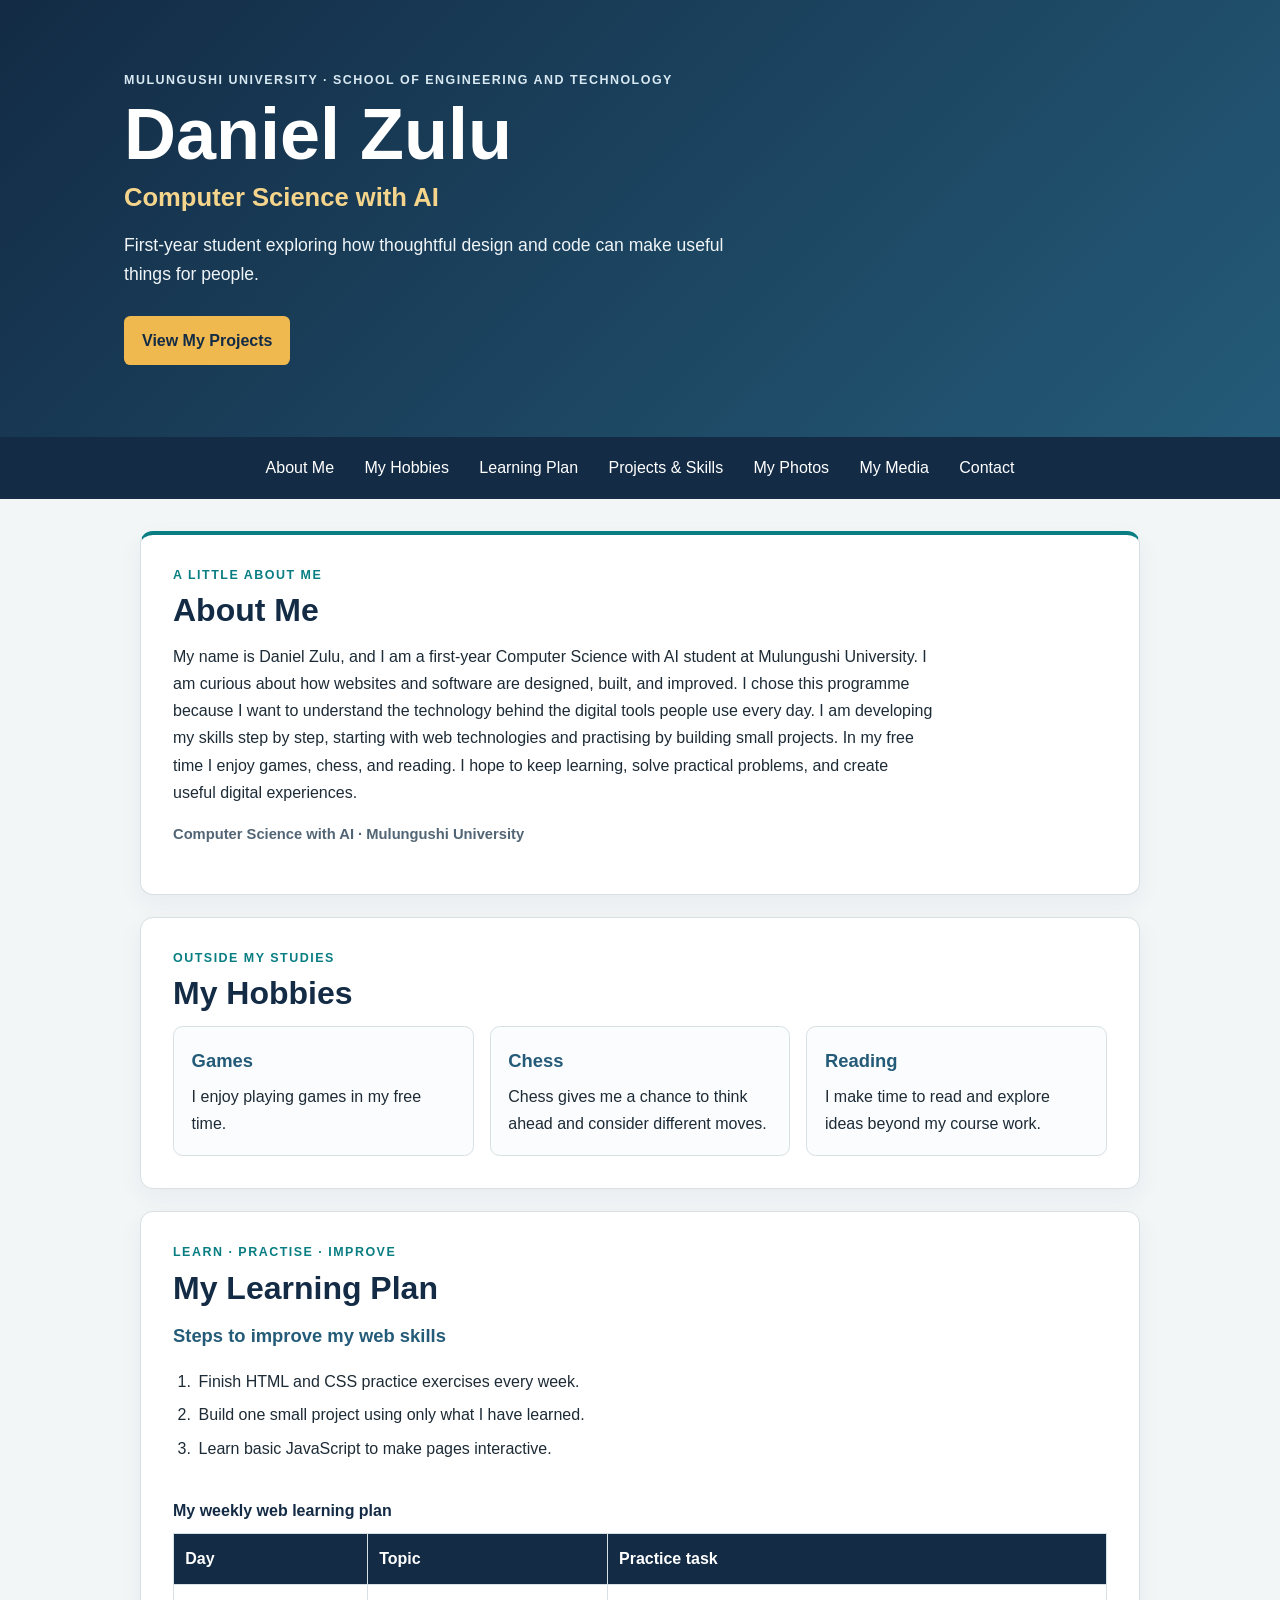
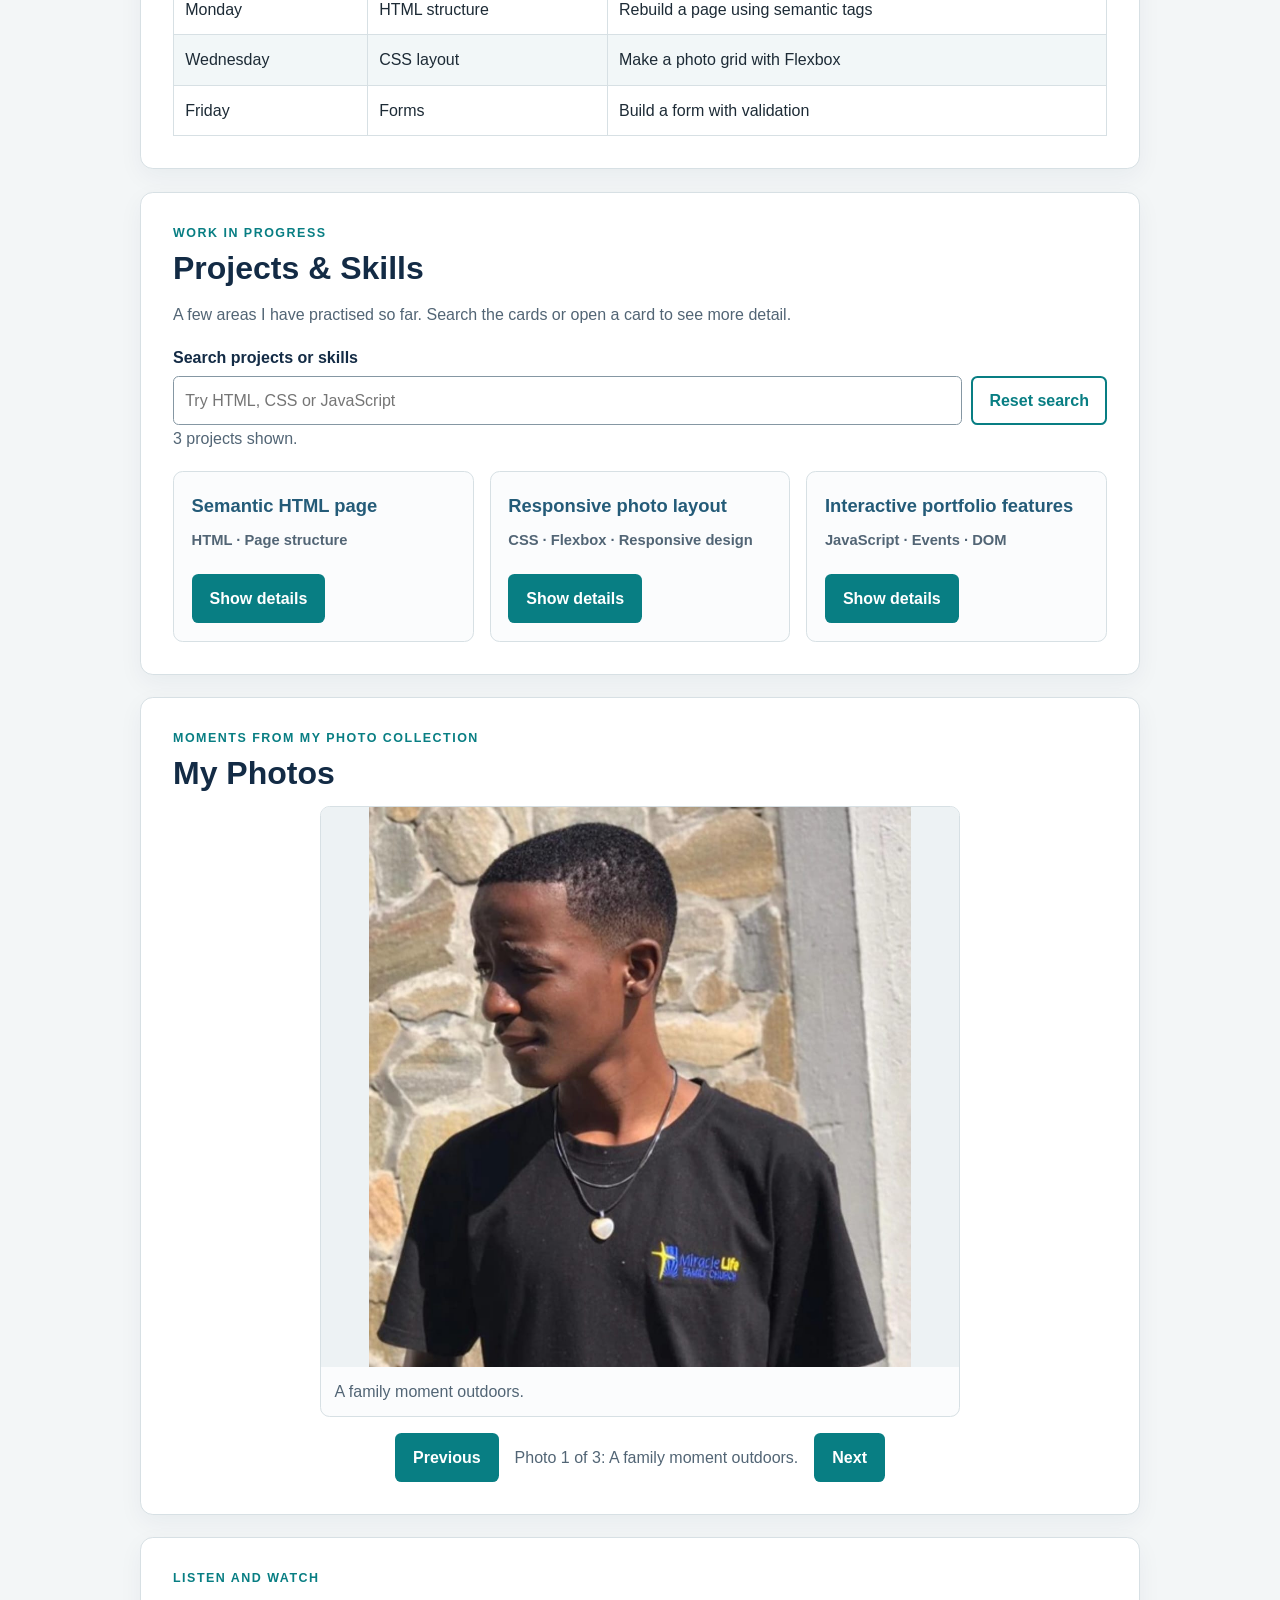
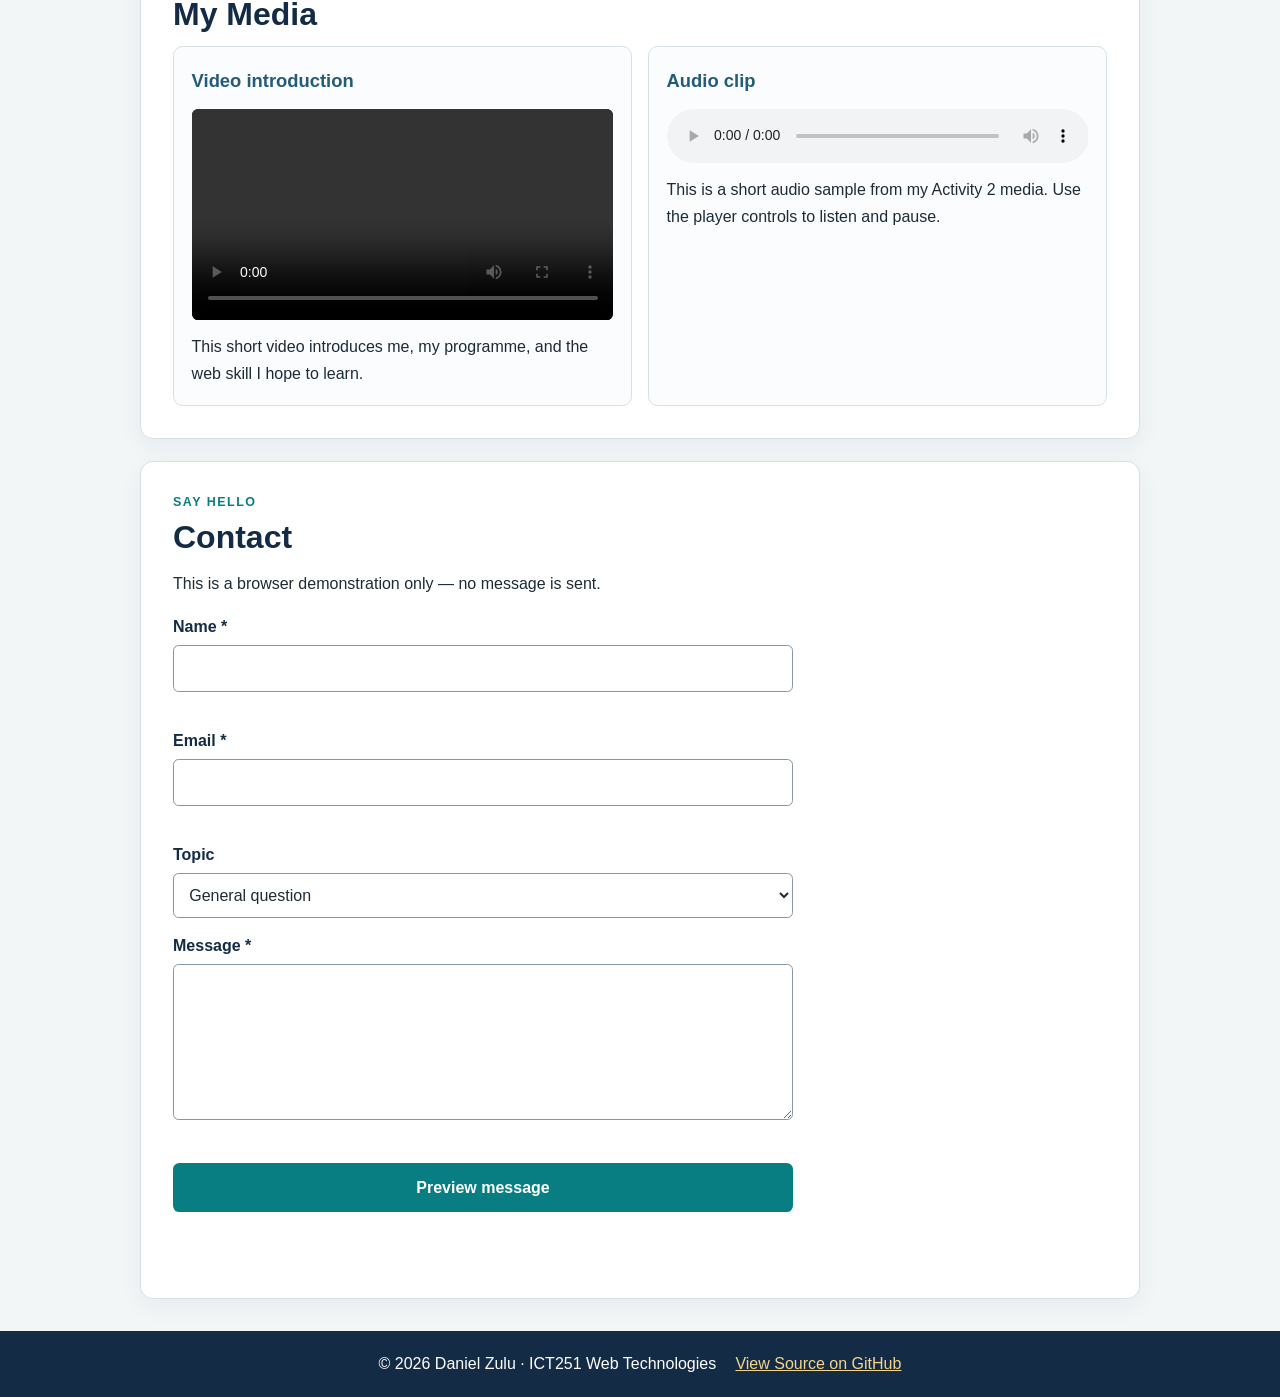
<file: myweb/index.html>
<!DOCTYPE html>
<html lang="en">
<head>
  <meta charset="UTF-8">
  <meta name="viewport" content="width=device-width, initial-scale=1">
  <meta name="description" content="Daniel Zulu's Computer Science with AI student portfolio at Mulungushi University.">
  <title>Daniel Zulu | Student Portfolio</title>
  <link rel="stylesheet" href="css/styles.css">
  <script src="js/script.js" defer></script>
</head>
<body>
  <header class="site-header">
    <div class="hero">
      <p class="eyebrow">MULUNGUSHI UNIVERSITY · SCHOOL OF ENGINEERING AND TECHNOLOGY</p>
      <h1>Daniel Zulu</h1>
      <p class="hero-programme">Computer Science with AI</p>
      <p class="hero-intro">First-year student exploring how thoughtful design and code can make useful things for people.</p>
      <a class="button-link" href="#skills">View My Projects</a>
    </div>
  </header>

  <nav class="site-nav" aria-label="Main navigation">
    <a href="#about">About Me</a>
    <a href="#hobbies">My Hobbies</a>
    <a href="#plan">Learning Plan</a>
    <a href="#skills">Projects &amp; Skills</a>
    <a href="#photos">My Photos</a>
    <a href="#media">My Media</a>
    <a href="#contact">Contact</a>
  </nav>

  <main>
    <section id="about" class="content-section about-section">
      <p class="eyebrow">A LITTLE ABOUT ME</p>
      <h2>About Me</h2>
      <p>
        My name is Daniel Zulu, and I am a first-year Computer Science with AI student
        at Mulungushi University. I am curious about how websites and software are
        designed, built, and improved. I chose this programme because I want to
        understand the technology behind the digital tools people use every day.
        I am developing my skills step by step, starting with web technologies and
        practising by building small projects. In my free time I enjoy games, chess,
        and reading. I hope to keep learning, solve practical problems, and create
        useful digital experiences.
      </p>
      <p class="student-meta">Computer Science with AI · Mulungushi University</p>
    </section>

    <section id="hobbies" class="content-section">
      <p class="eyebrow">OUTSIDE MY STUDIES</p>
      <h2>My Hobbies</h2>
      <div class="hobby-list">
        <article class="hobby-card">
          <h3>Games</h3>
          <p>I enjoy playing games in my free time.</p>
        </article>
        <article class="hobby-card">
          <h3>Chess</h3>
          <p>Chess gives me a chance to think ahead and consider different moves.</p>
        </article>
        <article class="hobby-card">
          <h3>Reading</h3>
          <p>I make time to read and explore ideas beyond my course work.</p>
        </article>
      </div>
    </section>

    <section id="plan" class="content-section">
      <p class="eyebrow">LEARN · PRACTISE · IMPROVE</p>
      <h2>My Learning Plan</h2>
      <h3>Steps to improve my web skills</h3>
      <ol class="learning-steps">
        <li>Finish HTML and CSS practice exercises every week.</li>
        <li>Build one small project using only what I have learned.</li>
        <li>Learn basic JavaScript to make pages interactive.</li>
      </ol>

      <div class="table-wrap">
        <table>
          <caption>My weekly web learning plan</caption>
          <thead>
            <tr><th scope="col">Day</th><th scope="col">Topic</th><th scope="col">Practice task</th></tr>
          </thead>
          <tbody>
            <tr><td>Monday</td><td>HTML structure</td><td>Rebuild a page using semantic tags</td></tr>
            <tr><td>Wednesday</td><td>CSS layout</td><td>Make a photo grid with Flexbox</td></tr>
            <tr><td>Friday</td><td>Forms</td><td>Build a form with validation</td></tr>
          </tbody>
        </table>
      </div>
    </section>

    <section id="skills" class="content-section">
      <p class="eyebrow">WORK IN PROGRESS</p>
      <h2>Projects &amp; Skills</h2>
      <p class="section-intro">A few areas I have practised so far. Search the cards or open a card to see more detail.</p>
      <div class="project-tools">
        <label for="project-search">Search projects or skills</label>
        <div class="search-controls">
          <input type="search" id="project-search" placeholder="Try HTML, CSS or JavaScript">
          <button class="button button-secondary" id="clear-search" type="button">Reset search</button>
        </div>
        <p id="search-status" class="status-message" aria-live="polite"></p>
      </div>
      <div class="project-grid" id="project-list">
        <article class="project-card" data-search="html semantic structure web page">
          <h3>Semantic HTML page</h3>
          <p class="project-tags">HTML · Page structure</p>
          <button class="button details-toggle" type="button" aria-expanded="false" aria-controls="project-html-details">Show details</button>
          <div class="project-details" id="project-html-details" hidden>
            <p>I practised structuring a page with headings, sections, navigation, lists, images, and accessible form labels.</p>
          </div>
        </article>
        <article class="project-card" data-search="css responsive layout flexbox gallery">
          <h3>Responsive photo layout</h3>
          <p class="project-tags">CSS · Flexbox · Responsive design</p>
          <button class="button details-toggle" type="button" aria-expanded="false" aria-controls="project-css-details">Show details</button>
          <div class="project-details" id="project-css-details" hidden>
            <p>I used external CSS, spacing, borders, and a flexible grid so the content can adapt to different screen sizes.</p>
          </div>
        </article>
        <article class="project-card" data-search="javascript form validation dom events">
          <h3>Interactive portfolio features</h3>
          <p class="project-tags">JavaScript · Events · DOM</p>
          <button class="button details-toggle" type="button" aria-expanded="false" aria-controls="project-js-details">Show details</button>
          <div class="project-details" id="project-js-details" hidden>
            <p>I am practising event listeners and DOM updates with a local form preview, project filtering, and a photo viewer.</p>
          </div>
        </article>
      </div>
      <p id="no-projects" class="empty-state" hidden>No projects or skills match that search. Try another word or reset the search.</p>
    </section>

    <section id="photos" class="content-section">
      <p class="eyebrow">MOMENTS FROM MY PHOTO COLLECTION</p>
      <h2>My Photos</h2>
      <div class="gallery" id="photo-gallery" aria-label="Photo gallery">
        <figure>
          <img src="Photos/Photo%201.jpg" alt="Daniel holding a baby in a pink outfit outdoors" loading="lazy">
          <figcaption>A family moment outdoors.</figcaption>
        </figure>
        <figure>
          <img src="Photos/Photo%202.jpeg" alt="Daniel wearing a black shirt and standing in front of a stone wall" loading="lazy">
          <figcaption>A portrait in front of a stone wall.</figcaption>
        </figure>
        <figure>
          <img src="Photos/Photo%203.jpeg" alt="Daniel standing beside a white vehicle on a sunny day" loading="lazy">
          <figcaption>A sunny day outdoors.</figcaption>
        </figure>
      </div>
      <div class="gallery-controls" aria-label="Photo viewer controls">
        <button class="button" id="previous-photo" type="button" aria-label="Show previous photo">Previous</button>
        <p id="gallery-status" class="status-message" aria-live="polite">Photo 1 of 3</p>
        <button class="button" id="next-photo" type="button" aria-label="Show next photo">Next</button>
      </div>
    </section>

    <section id="media" class="content-section">
      <p class="eyebrow">LISTEN AND WATCH</p>
      <h2>My Media</h2>
      <div class="media-grid">
        <article class="media-card">
          <h3>Video introduction</h3>
          <video controls preload="metadata">
            <source src="videos/intro.mp4" type="video/mp4">
            Your browser does not support the video element.
          </video>
          <p>This short video introduces me, my programme, and the web skill I hope to learn.</p>
        </article>
        <article class="media-card">
          <h3>Audio clip</h3>
          <audio controls preload="metadata">
            <source src="videos/voice.m4a" type="audio/mp4">
            Your browser does not support the audio element.
          </audio>
          <p>This is a short audio sample from my Activity 2 media. Use the player controls to listen and pause.</p>
        </article>
      </div>
    </section>

    <section id="contact" class="content-section">
      <p class="eyebrow">SAY HELLO</p>
      <h2>Contact</h2>
      <p>This is a browser demonstration only — no message is sent.</p>
      <form id="contact-form" novalidate>
        <div class="form-field">
          <label for="name">Name <span aria-hidden="true">*</span></label>
          <input type="text" id="name" name="name" autocomplete="name" required aria-describedby="name-error">
          <small class="field-error" id="name-error"></small>
        </div>
        <div class="form-field">
          <label for="email">Email <span aria-hidden="true">*</span></label>
          <input type="email" id="email" name="email" autocomplete="email" required aria-describedby="email-error">
          <small class="field-error" id="email-error"></small>
        </div>
        <div class="form-field">
          <label for="topic">Topic</label>
          <select id="topic" name="topic">
            <option>General question</option>
            <option>Collaboration</option>
            <option>Feedback</option>
          </select>
        </div>
        <div class="form-field">
          <label for="message">Message <span aria-hidden="true">*</span></label>
          <textarea id="message" name="message" rows="5" required aria-describedby="message-error"></textarea>
          <small class="field-error" id="message-error"></small>
        </div>
        <button class="button" type="submit">Preview message</button>
        <p id="form-status" class="status-message" role="status" aria-live="polite"></p>
      </form>
      <section id="form-preview" class="form-preview" aria-labelledby="preview-heading" hidden>
        <h3 id="preview-heading">Validated form preview</h3>
        <p>Your data was validated in this browser. No message was delivered or sent.</p>
        <dl>
          <dt>Name</dt><dd id="preview-name"></dd>
          <dt>Email</dt><dd id="preview-email"></dd>
          <dt>Topic</dt><dd id="preview-topic"></dd>
          <dt>Message</dt><dd id="preview-message"></dd>
        </dl>
      </section>
    </section>
  </main>

  <footer class="site-footer">
    <p>&copy; 2026 Daniel Zulu · ICT251 Web Technologies</p>
    <a href="https://github.com/danielmusongelizulu-coder/Myweb" target="_blank" rel="noopener noreferrer">View Source on GitHub</a>
  </footer>
</body>
</html>
</file>
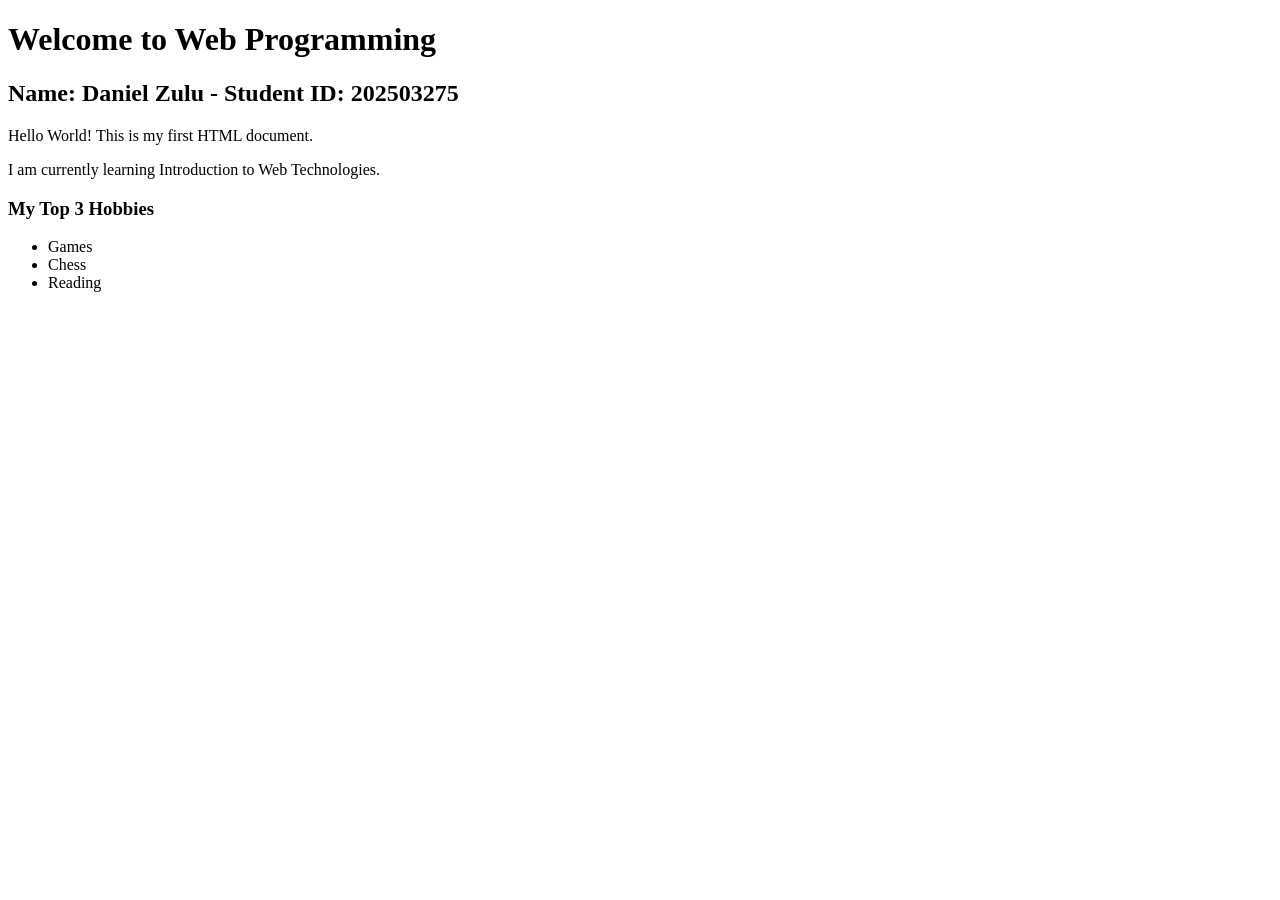
<file: activity1_backup.html.html>
<!DOCTYPE html>
<html lang="en">
<head>
  <meta charset="UTF-8">
  <meta name="viewport" content="width=device-width, initial-scale=1.0">
  <title>My First Web Page</title>
</head>
<body>
  <h1>Welcome to Web Programming</h1>

  <h2>Name: Daniel Zulu - Student ID: 202503275</h2>
  
  <p>Hello World! This is my first HTML document.</p>
  
  <p>I am currently learning Introduction to Web Technologies.</p>

  <h3>My Top 3 Hobbies</h3>
  <ul>
    <li>Games</li>
    <li>Chess</li>
    <li>Reading</li>
  </ul>

</body>
</html>
</file>
<file: myweb/css/styles.css>
:root {
  color-scheme: light;
  --navy: #132b45;
  --blue: #245b78;
  --teal: #087e83;
  --gold: #f0b94f;
  --ink: #1d2b36;
  --muted: #526575;
  --paper: #f3f6f7;
  --white: #ffffff;
  --line: #d7e0e4;
  --error: #a52a2a;
  font-family: "Segoe UI", Arial, sans-serif;
  font-size: 16px;
}

* {
  box-sizing: border-box;
}

html {
  scroll-behavior: smooth;
  scroll-padding-top: 1rem;
}

body {
  margin: 0;
  background: var(--paper);
  color: var(--ink);
  line-height: 1.7;
}

a {
  color: #075c70;
}

a:hover {
  color: var(--navy);
}

a:focus-visible,
button:focus-visible,
input:focus-visible,
select:focus-visible,
textarea:focus-visible {
  outline: 3px solid var(--gold);
  outline-offset: 3px;
}

.site-header {
  background: linear-gradient(135deg, var(--navy), var(--blue));
  color: var(--white);
}

.hero {
  max-width: 1080px;
  margin: 0 auto;
  padding: 4.5rem 1.5rem;
}

.eyebrow {
  margin: 0 0 0.35rem;
  color: var(--teal);
  font-size: 0.78rem;
  font-weight: 800;
  letter-spacing: 0.12em;
  line-height: 1.4;
  text-transform: uppercase;
}

.hero .eyebrow {
  color: #d8e9f2;
}

h1,
h2,
h3,
p {
  margin-top: 0;
}

h1 {
  margin-bottom: 0.1rem;
  font-size: clamp(2.5rem, 7vw, 4.5rem);
  line-height: 1.1;
}

.hero-programme {
  margin-bottom: 0.7rem;
  color: #f5d58c;
  font-size: clamp(1.2rem, 3vw, 1.6rem);
  font-weight: 650;
}

.hero-intro {
  max-width: 620px;
  margin-bottom: 1.6rem;
  color: #f0f5f8;
  font-size: 1.1rem;
}

.button-link,
.button {
  display: inline-flex;
  min-height: 2.8rem;
  align-items: center;
  justify-content: center;
  border: 2px solid transparent;
  border-radius: 0.4rem;
  background: var(--teal);
  color: var(--white);
  cursor: pointer;
  font: inherit;
  font-weight: 700;
  padding: 0.55rem 1rem;
  text-align: center;
  text-decoration: none;
}

.button-link {
  background: var(--gold);
  color: var(--navy);
}

.button:hover,
.button:focus-visible {
  background: var(--navy);
  color: var(--white);
}

.button-link:hover,
.button-link:focus-visible {
  background: var(--white);
  color: var(--navy);
}

.button-secondary {
  border-color: var(--teal);
  background: var(--white);
  color: var(--teal);
}

.site-nav {
  display: flex;
  flex-wrap: wrap;
  justify-content: center;
  gap: 0.25rem 0.6rem;
  padding: 0.65rem 1rem;
  background: var(--navy);
}

.site-nav a {
  border-radius: 0.25rem;
  color: var(--white);
  padding: 0.45rem 0.65rem;
  text-decoration: none;
}

.site-nav a:hover,
.site-nav a:focus-visible {
  background: var(--gold);
  color: var(--navy);
}

main {
  width: min(100% - 2rem, 1000px);
  margin: 2rem auto;
}

.content-section {
  margin: 0 0 1.4rem;
  padding: clamp(1.2rem, 4vw, 2rem);
  border: 1px solid var(--line);
  border-radius: 0.8rem;
  background: var(--white);
  box-shadow: 0 8px 24px rgb(19 43 69 / 5%);
}

.content-section h2 {
  margin-bottom: 0.8rem;
  color: var(--navy);
  font-size: clamp(1.65rem, 4vw, 2rem);
  line-height: 1.25;
}

.content-section h3 {
  margin-bottom: 0.45rem;
  color: var(--blue);
  font-size: 1.15rem;
}

.about-section {
  border-top: 4px solid var(--teal);
}

.about-section > p:not(.eyebrow) {
  max-width: 760px;
}

.student-meta,
.project-tags {
  color: var(--muted);
  font-size: 0.92rem;
  font-weight: 650;
}

.hobby-list,
.project-grid,
.media-grid {
  display: grid;
  grid-template-columns: repeat(3, minmax(0, 1fr));
  gap: 1rem;
}

.hobby-card,
.project-card,
.media-card {
  min-width: 0;
  padding: 1.1rem;
  border: 1px solid var(--line);
  border-radius: 0.6rem;
  background: #fbfcfd;
}

.hobby-card p,
.project-card p:last-child,
.media-card p:last-child {
  margin-bottom: 0;
}

.learning-steps {
  padding-left: 1.4rem;
}

.learning-steps li {
  margin-bottom: 0.4rem;
  padding-left: 0.2rem;
}

.table-wrap {
  overflow-x: auto;
}

table {
  width: 100%;
  margin-top: 1.2rem;
  border-collapse: collapse;
  text-align: left;
}

caption {
  margin-bottom: 0.55rem;
  color: var(--navy);
  font-weight: 750;
  text-align: left;
}

th,
td {
  border: 1px solid var(--line);
  padding: 0.7rem;
  vertical-align: top;
}

th {
  background: var(--navy);
  color: var(--white);
}

tbody tr:nth-child(even) {
  background: #f2f7f8;
}

.section-intro {
  color: var(--muted);
}

.project-tools {
  margin: 1rem 0 1.2rem;
}

.project-tools label,
.form-field label {
  display: block;
  margin-bottom: 0.3rem;
  color: var(--navy);
  font-weight: 700;
}

.search-controls {
  display: flex;
  flex-wrap: wrap;
  gap: 0.6rem;
}

.search-controls input {
  flex: 1 1 15rem;
}

.project-grid {
  grid-template-columns: repeat(auto-fit, minmax(min(100%, 220px), 1fr));
}

.project-card .button {
  margin-top: 0.4rem;
}

.project-details {
  margin-top: 0.8rem;
  border-top: 1px solid var(--line);
  padding-top: 0.8rem;
}

.empty-state {
  margin: 1rem 0 0;
  border-left: 4px solid var(--gold);
  padding: 0.6rem 0.8rem;
  background: #fff8e8;
}

.gallery {
  display: grid;
  grid-template-columns: repeat(auto-fit, minmax(min(100%, 220px), 1fr));
  gap: 1rem;
}

.gallery figure {
  min-width: 0;
  margin: 0;
  overflow: hidden;
  border: 1px solid var(--line);
  border-radius: 0.6rem;
  background: #fbfcfd;
}

.gallery img {
  display: block;
  width: 100%;
  height: 300px;
  object-fit: cover;
}

.gallery figcaption {
  padding: 0.7rem 0.85rem;
  color: var(--muted);
}

.gallery-controls {
  display: flex;
  align-items: center;
  justify-content: center;
  gap: 1rem;
  margin-top: 1rem;
}

.gallery-controls .status-message {
  margin: 0;
}

.gallery.is-viewer {
  grid-template-columns: minmax(0, 640px);
  justify-content: center;
}

.gallery.is-viewer img {
  height: min(65vh, 560px);
  object-fit: contain;
  background: #edf2f4;
}

.media-grid {
  grid-template-columns: repeat(2, minmax(0, 1fr));
}

.media-card video,
.media-card audio {
  display: block;
  width: 100%;
  max-width: 100%;
  margin: 0.8rem 0;
}

.media-card video {
  border-radius: 0.4rem;
  background: #101820;
}

form {
  display: grid;
  gap: 0.9rem;
  max-width: 620px;
}

.form-field input,
.form-field select,
.form-field textarea,
.search-controls input {
  width: 100%;
  min-height: 2.8rem;
  border: 1px solid #8597a3;
  border-radius: 0.35rem;
  background: var(--white);
  color: var(--ink);
  font: inherit;
  padding: 0.55rem 0.7rem;
}

.form-field textarea {
  min-height: 8rem;
  resize: vertical;
}

.field-error {
  display: block;
  min-height: 1.3rem;
  color: var(--error);
  font-weight: 650;
}

[aria-invalid="true"] {
  border-color: var(--error) !important;
}

.status-message {
  min-height: 1.5rem;
  color: var(--muted);
}

.form-preview {
  max-width: 620px;
  margin-top: 1.3rem;
  border-left: 4px solid var(--teal);
  border-radius: 0.25rem;
  padding: 1rem 1.2rem;
  background: #edf7f5;
}

.form-preview dl {
  display: grid;
  grid-template-columns: minmax(5rem, auto) minmax(0, 1fr);
  gap: 0.35rem 1rem;
  margin-bottom: 0;
  overflow-wrap: anywhere;
}

.form-preview dt {
  color: var(--navy);
  font-weight: 750;
}

.form-preview dd {
  margin: 0;
  white-space: pre-wrap;
}

.site-footer {
  display: flex;
  flex-wrap: wrap;
  align-items: center;
  justify-content: center;
  gap: 0.5rem 1.2rem;
  padding: 1.2rem;
  background: var(--navy);
  color: var(--white);
  text-align: center;
}

.site-footer p {
  margin: 0;
}

.site-footer a {
  color: #f5d58c;
}

.site-footer a:hover,
.site-footer a:focus-visible {
  color: var(--white);
}

@media (max-width: 680px) {
  .hero {
    padding: 3rem 1rem;
  }

  .site-nav {
    justify-content: flex-start;
    gap: 0.2rem;
    padding: 0.55rem;
  }

  .site-nav a {
    padding: 0.4rem 0.5rem;
    font-size: 0.92rem;
  }

  main {
    width: min(100% - 1rem, 1000px);
    margin: 1rem auto;
  }

  .hobby-list,
  .media-grid {
    grid-template-columns: 1fr;
  }

  .table-wrap {
    margin-inline: -0.2rem;
  }

  th,
  td {
    padding: 0.5rem;
  }

  .search-controls > * {
    width: 100%;
  }

  .gallery-controls {
    gap: 0.5rem;
  }

  .gallery-controls .button {
    padding-inline: 0.65rem;
  }
}

@media (prefers-reduced-motion: reduce) {
  html {
    scroll-behavior: auto;
  }
}
</file>
